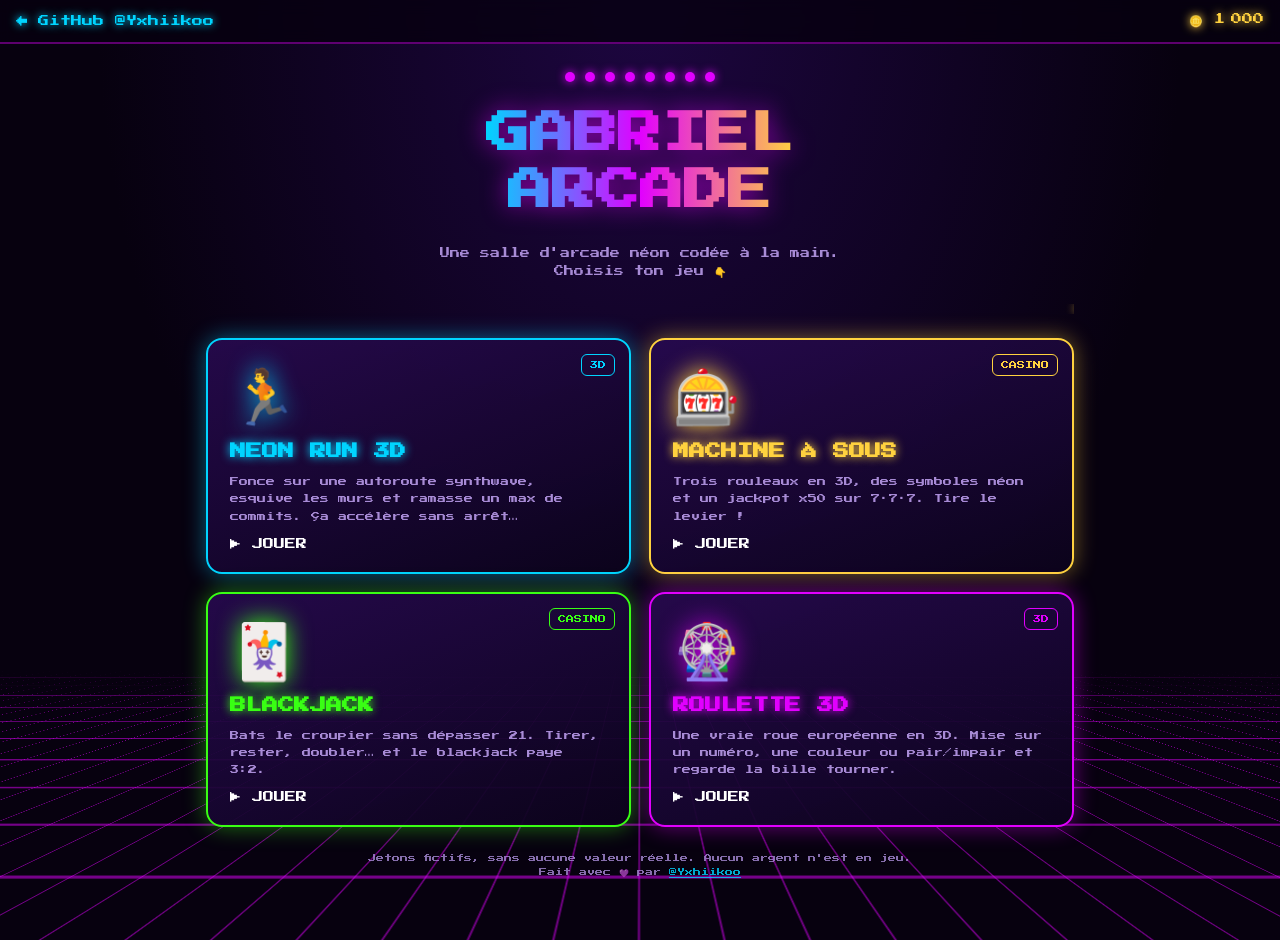
<file: index.html>
<!doctype html>
<html lang="fr">
<head>
<meta charset="utf-8" />
<meta name="viewport" content="width=device-width, initial-scale=1" />
<title>Gabriel Arcade</title>
<meta name="description" content="La salle d'arcade néon de Gabriel (Yxhiikoo) : un runner 3D, une machine à sous, un blackjack et une roulette." />
<link rel="icon" href="data:image/svg+xml,<svg xmlns='http://www.w3.org/2000/svg' viewBox='0 0 16 16'><rect width='16' height='16' rx='3' fill='%237F00FF'/><rect x='4' y='4' width='8' height='8' fill='%2300D4FF'/></svg>" />
<link rel="preconnect" href="https://fonts.googleapis.com" />
<link href="https://fonts.googleapis.com/css2?family=Press+Start+2P&display=swap" rel="stylesheet" />
<link rel="stylesheet" href="casino.css" />
<style>
  .grid { display: grid; grid-template-columns: repeat(auto-fit, minmax(min(100%, 380px), 1fr)); gap: 18px; width: 100%; }
  .card {
    position: relative; display: flex; flex-direction: column; gap: 14px; padding: 22px; border-radius: 16px; text-decoration: none; color: var(--text);
    background: linear-gradient(160deg, rgba(40,10,80,.9), rgba(12,3,28,.95)); border: 2px solid var(--c); overflow: hidden;
    box-shadow: 0 0 22px color-mix(in srgb, var(--c) 45%, transparent); transition: transform .2s, box-shadow .2s;
    transform-style: preserve-3d;
  }
  .card:hover { transform: translateY(-6px) rotateX(4deg); box-shadow: 0 0 40px var(--c); }
  .card .ico { font-size: 54px; filter: drop-shadow(0 0 12px var(--c)); transition: transform .3s; }
  .card:hover .ico { transform: scale(1.15) rotate(-8deg); }
  .card h2 { font-size: 16px; color: var(--c); text-shadow: 0 0 10px var(--c); }
  .card p { font-size: 9px; line-height: 1.9; color: var(--muted); }
  .card .tag { position: absolute; top: 14px; right: 14px; font-size: 8px; padding: 6px 8px; border-radius: 6px; border: 1px solid var(--c); color: var(--c); }
  .card .go { font-size: 11px; color: #fff; margin-top: auto; }
  .marquee { width: 100%; overflow: hidden; white-space: nowrap; font-size: 10px; color: var(--gold); text-shadow: 0 0 8px var(--gold); }
  .marquee span { display: inline-block; padding-left: 100%; animation: scroll 18s linear infinite; }
  @keyframes scroll { to { transform: translateX(-100%); } }
  .lights { display: flex; gap: 10px; justify-content: center; }
  .lights i { width: 10px; height: 10px; border-radius: 50%; background: var(--c); box-shadow: 0 0 10px var(--c); animation: blink 1s infinite; }
  .lights i:nth-child(odd) { animation-delay: .5s; }
  @keyframes blink { 50% { opacity: .2; } }
</style>
</head>
<body>
<div class="topbar">
  <a href="https://github.com/Yxhiikoo" target="_blank" rel="noopener">← GitHub @Yxhiikoo</a>
  <span class="chips" id="chips">🪙 1 000</span>
</div>
<main>
  <div class="lights" style="--c:var(--pink)"><i></i><i></i><i></i><i></i><i></i><i></i><i></i><i></i></div>
  <h1>GABRIEL<br />ARCADE</h1>
  <p class="sub">Une salle d'arcade néon codée à la main.<br />Choisis ton jeu 👇</p>
  <div class="marquee"><span>★ JACKPOT 7·7·7 = x50 ★ BLACKJACK PAYE 3:2 ★ ROULETTE : NUMÉRO PLEIN x36 ★ NEON RUN : BATS TON RECORD ★ 1 000 JETONS OFFERTS ★</span></div>

  <div class="grid">
    <a class="card" href="run.html" style="--c:var(--cyan)">
      <span class="tag">3D</span>
      <span class="ico">🏃</span>
      <h2>NEON RUN 3D</h2>
      <p>Fonce sur une autoroute synthwave, esquive les murs et ramasse un max de commits. Ça accélère sans arrêt…</p>
      <span class="go">▶ JOUER</span>
    </a>
    <a class="card" href="slots.html" style="--c:var(--gold)">
      <span class="tag">CASINO</span>
      <span class="ico">🎰</span>
      <h2>MACHINE À SOUS</h2>
      <p>Trois rouleaux en 3D, des symboles néon et un jackpot x50 sur 7·7·7. Tire le levier !</p>
      <span class="go">▶ JOUER</span>
    </a>
    <a class="card" href="blackjack.html" style="--c:var(--green)">
      <span class="tag">CASINO</span>
      <span class="ico">🃏</span>
      <h2>BLACKJACK</h2>
      <p>Bats le croupier sans dépasser 21. Tirer, rester, doubler… et le blackjack paye 3:2.</p>
      <span class="go">▶ JOUER</span>
    </a>
    <a class="card" href="roulette.html" style="--c:var(--pink)">
      <span class="tag">3D</span>
      <span class="ico">🎡</span>
      <h2>ROULETTE 3D</h2>
      <p>Une vraie roue européenne en 3D. Mise sur un numéro, une couleur ou pair/impair et regarde la bille tourner.</p>
      <span class="go">▶ JOUER</span>
    </a>
  </div>

  <button class="btn gold" id="refill" hidden>🪙 Recharger 1 000 jetons gratuits</button>
  <p class="disclaimer">Jetons fictifs, sans aucune valeur réelle. Aucun argent n'est en jeu.<br />Fait avec 💜 par <a href="https://github.com/Yxhiikoo" style="color:var(--cyan)">@Yxhiikoo</a></p>
</main>
<script type="module" src="chips.js"></script>
</body>
</html>
</file>
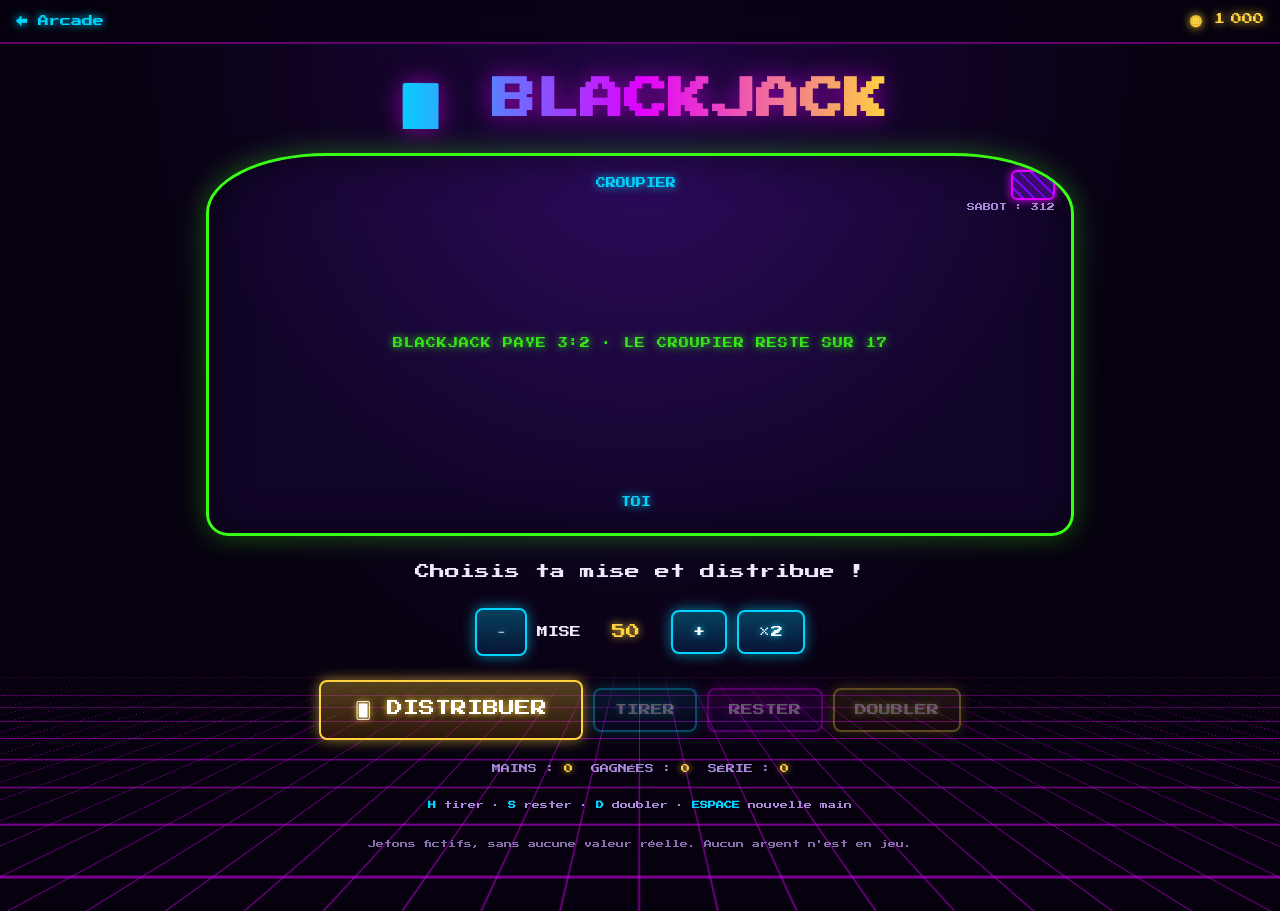
<file: blackjack.html>
<!doctype html>
<html lang="fr">
<head>
<meta charset="utf-8" />
<meta name="viewport" content="width=device-width, initial-scale=1" />
<title>Blackjack néon</title>
<link rel="icon" href="data:image/svg+xml,<svg xmlns='http://www.w3.org/2000/svg' viewBox='0 0 16 16'><text y='14' font-size='14'>🃏</text></svg>" />
<link rel="preconnect" href="https://fonts.googleapis.com" />
<link href="https://fonts.googleapis.com/css2?family=Press+Start+2P&display=swap" rel="stylesheet" />
<link rel="stylesheet" href="casino.css" />
<style>
  .table {
    position: relative; width: 100%; padding: 22px 14px 26px; border-radius: 120px 120px 22px 22px / 60px 60px 22px 22px;
    background: radial-gradient(ellipse at 50% 0%, #2c0a5c, #12052a 70%); border: 3px solid var(--green);
    box-shadow: 0 0 28px rgba(57,255,20,.35), inset 0 0 40px rgba(0,0,0,.6);
    display: flex; flex-direction: column; gap: 18px; overflow: hidden;
  }
  .arc { text-align: center; font-size: clamp(7px, 1.8vw, 10px); color: var(--green); text-shadow: 0 0 8px var(--green); letter-spacing: 1px; line-height: 1.8; opacity: .9; }
  .shoe { position: absolute; top: 14px; right: 16px; font-size: 8px; color: var(--muted); text-align: right; line-height: 1.8; }
  .shoe .box { width: 44px; height: 30px; margin-left: auto; border-radius: 6px; border: 2px solid var(--pink);
    background: repeating-linear-gradient(45deg, #3a0a6e 0 6px, #7F00FF 6px 8px); box-shadow: 0 0 10px var(--pink); }
  .side { display: flex; flex-direction: column; align-items: center; gap: 10px; }
  .label { font-size: 10px; color: var(--cyan); text-shadow: 0 0 8px var(--cyan); }
  .label b { color: #fff; margin-left: 8px; }
  .hand { display: flex; justify-content: center; min-height: calc(var(--cw) * 1.4); --cw: clamp(56px, 15vw, 84px); padding: 0 10px; }
  .hand .card + .card { margin-left: calc(var(--cw) * -0.38); }

  .card { width: var(--cw); height: calc(var(--cw) * 1.4); perspective: 700px; flex: none; animation: deal .45s cubic-bezier(.2,.8,.3,1) both; }
  @keyframes deal { from { transform: translate(60vw, -40vh) rotate(25deg); opacity: 0; } }
  .inner { position: relative; width: 100%; height: 100%; transform-style: preserve-3d; transition: transform .6s cubic-bezier(.3,1.4,.5,1); }
  .card.down .inner { transform: rotateY(180deg); }
  .face, .back { position: absolute; inset: 0; border-radius: 9px; backface-visibility: hidden; -webkit-backface-visibility: hidden; }
  .face {
    background: linear-gradient(160deg, #1b0b33, #0b0418); border: 2px solid var(--c); box-shadow: 0 0 12px var(--c), inset 0 0 12px rgba(0,0,0,.6);
    color: var(--c); font-family: "Segoe UI", system-ui, sans-serif; font-weight: 800;
  }
  .face .tl, .face .br { position: absolute; font-size: calc(var(--cw) * .2); line-height: 1; text-align: center; text-shadow: 0 0 6px var(--c); }
  .face .tl { top: 6px; left: 7px; } .face .br { bottom: 6px; right: 7px; transform: rotate(180deg); }
  .face .mid { position: absolute; inset: 0; display: grid; place-items: center; font-size: calc(var(--cw) * .48); text-shadow: 0 0 14px var(--c); }
  .card.red { --c: var(--red); } .card.black { --c: #EDE6FF; }
  .back { transform: rotateY(180deg); border: 2px solid var(--pink); box-shadow: 0 0 12px var(--pink);
    background: radial-gradient(circle at 50% 50%, rgba(225,0,255,.5), transparent 45%), repeating-linear-gradient(45deg, #2a0754 0 7px, #7F00FF 7px 9px); }
  .back::after { content: "G"; position: absolute; inset: 0; display: grid; place-items: center; font-size: calc(var(--cw) * .32); color: #fff; text-shadow: 0 0 10px var(--pink); }

  .stats { display: flex; gap: 18px; justify-content: center; flex-wrap: wrap; font-size: 9px; color: var(--muted); }
  .stats span { color: var(--gold); text-shadow: 0 0 6px var(--gold); }
  .keys { font-size: 8px; color: var(--muted); text-align: center; line-height: 2; }
  .keys b { color: var(--cyan); }
  .result { font-size: clamp(14px, 4.5vw, 22px); }
</style>
</head>
<body>
<div class="topbar">
  <a href="./">← Arcade</a>
  <span class="chips" id="chips">🪙 1 000</span>
</div>
<main>
  <h1>🃏 BLACKJACK</h1>

  <div class="table">
    <div class="shoe"><div class="box"></div>SABOT : <span id="shoe">312</span></div>
    <div class="side">
      <div class="label">CROUPIER <b id="dTotal"></b></div>
      <div class="hand" id="dealer"></div>
    </div>
    <div class="arc">BLACKJACK PAYE 3:2 · LE CROUPIER RESTE SUR 17</div>
    <div class="side">
      <div class="hand" id="player"></div>
      <div class="label">TOI <b id="pTotal"></b></div>
    </div>
  </div>

  <div class="msg" id="msg">Choisis ta mise et distribue !</div>

  <div class="row" id="betRow">
    <div class="bet" id="bet">
      <button class="btn cyan" data-d="-">−</button>
      <span>MISE</span><output>50</output>
      <button class="btn cyan" data-d="+">+</button>
      <button class="btn cyan" data-d="x2">×2</button>
    </div>
  </div>
  <div class="row">
    <button class="btn big gold" id="deal">🂠 DISTRIBUER</button>
    <button class="btn cyan" id="hit" disabled>TIRER</button>
    <button class="btn" id="stand" disabled>RESTER</button>
    <button class="btn gold" id="double" disabled>DOUBLER</button>
  </div>
  <button class="btn gold" id="refill" hidden>🪙 Recharger 1 000 jetons gratuits</button>

  <div class="stats">
    <div>MAINS : <span id="sHands">0</span></div>
    <div>GAGNÉES : <span id="sWins">0</span></div>
    <div>SÉRIE : <span id="sStreak">0</span></div>
  </div>
  <p class="keys"><b>H</b> tirer · <b>S</b> rester · <b>D</b> doubler · <b>ESPACE</b> nouvelle main</p>
  <p class="disclaimer">Jetons fictifs, sans aucune valeur réelle. Aucun argent n'est en jeu.</p>
</main>

<script type="module">
import { chips, confetti, beep, jingle, betControl } from "./chips.js";

const SUITS = [["♠", "black"], ["♥", "red"], ["♦", "red"], ["♣", "black"]];
const RANKS = ["A", "2", "3", "4", "5", "6", "7", "8", "9", "10", "J", "Q", "K"];
const DECKS = 6;
const $ = (id) => document.getElementById(id);
const bet = betControl($("bet"), { min: 10, step: 10, initial: 50 });
const wait = (ms) => new Promise((r) => setTimeout(r, ms));

let shoe = [], dealer = [], player = [], stake = 0, phase = "bet";
const stats = { hands: 0, wins: 0, streak: 0 };

function newShoe() {
  shoe = [];
  for (let d = 0; d < DECKS; d++) for (const [s, color] of SUITS) for (const r of RANKS) shoe.push({ r, s, color });
  for (let i = shoe.length - 1; i > 0; i--) { const j = Math.floor(Math.random() * (i + 1)); [shoe[i], shoe[j]] = [shoe[j], shoe[i]]; }
}
const value = (c) => (c.r === "A" ? 1 : ["J", "Q", "K"].includes(c.r) ? 10 : +c.r);
function totals(hand) {
  let hard = 0, aces = 0;
  for (const c of hand) { if (c.down) continue; hard += value(c); if (c.r === "A") aces++; }
  const soft = aces && hard + 10 <= 21 ? hard + 10 : hard;
  return { best: soft, soft: soft !== hard, hard };
}
const fmt = (hand) => { const t = totals(hand); return t.soft && t.best !== 21 ? `${t.hard}/${t.best}` : `${t.best}`; };
const isBJ = (hand) => hand.length === 2 && totals(hand).best === 21;

function cardEl(c) {
  const el = document.createElement("div");
  el.className = `card ${c.color}${c.down ? " down" : ""}`;
  el.innerHTML = `<div class="inner"><div class="face"><div class="tl">${c.r}<br>${c.s}</div><div class="mid">${c.s}</div><div class="br">${c.r}<br>${c.s}</div></div><div class="back"></div></div>`;
  c.el = el;
  return el;
}
async function draw(hand, target, down = false) {
  if (!shoe.length) newShoe();
  const c = { ...shoe.pop(), down };
  hand.push(c);
  $(target).appendChild(cardEl(c));
  $("shoe").textContent = shoe.length;
  beep(down ? 300 : 500 + Math.random() * 200, 0.05, "triangle");
  render();
  await wait(380);
  return c;
}
function render() {
  $("pTotal").textContent = player.length ? fmt(player) : "";
  $("dTotal").textContent = dealer.length ? fmt(dealer) + (dealer.some((c) => c.down) ? " + ?" : "") : "";
}
function buttons() {
  const play = phase === "play";
  $("hit").disabled = !play; $("stand").disabled = !play;
  $("double").disabled = !(play && player.length === 2 && chips.get() >= stake);
  $("deal").disabled = phase !== "bet";
  $("betRow").style.opacity = phase === "bet" ? 1 : 0.4;
}
function say(html) { $("msg").innerHTML = html; }

async function deal() {
  if (phase !== "bet") return;
  const b = bet.get();
  if (!chips.take(b)) { say('<span class="lose">Pas assez de jetons 😢</span>'); return; }
  stake = b; phase = "dealing"; buttons();
  if (shoe.length < DECKS * 52 * 0.25) { newShoe(); say("🔀 Nouveau sabot mélangé !"); await wait(500); }
  dealer = []; player = [];
  $("dealer").innerHTML = ""; $("player").innerHTML = "";
  say("Distribution…");
  await draw(player, "player"); await draw(dealer, "dealer");
  await draw(player, "player"); await draw(dealer, "dealer", true);

  const pBJ = isBJ(player);
  const dBJ = isBJ(dealer.map((c) => ({ ...c, down: false })));
  if (pBJ || dBJ) { await reveal(); return finish(pBJ && dBJ ? "push" : pBJ ? "bj" : "lose"); }
  phase = "play"; buttons();
  say("Tirer ou rester ?");
}

async function reveal() {
  const hole = dealer.find((c) => c.down);
  if (hole) { hole.down = false; hole.el.classList.remove("down"); beep(650, 0.06, "triangle"); render(); await wait(500); }
}

async function hit() {
  if (phase !== "play") return;
  phase = "busy"; buttons();
  await draw(player, "player");
  const t = totals(player).best;
  if (t > 21) { await reveal(); return finish("bust"); }
  if (t === 21) return stand();
  phase = "play"; buttons();
}

async function stand() {
  if (phase !== "play" && phase !== "busy") return;
  phase = "dealer"; buttons();
  await reveal();
  while (totals(dealer).best < 17) await draw(dealer, "dealer");
  const d = totals(dealer).best, p = totals(player).best;
  finish(d > 21 ? "dbust" : p > d ? "win" : p < d ? "lose" : "push");
}

async function doubleDown() {
  if (phase !== "play" || player.length !== 2 || !chips.take(stake)) return;
  stake *= 2; phase = "busy"; buttons();
  say(`Mise doublée : ${stake} 🪙`);
  await draw(player, "player");
  if (totals(player).best > 21) { await reveal(); return finish("bust"); }
  stand();
}

function finish(kind) {
  const pay = { bj: Math.floor(stake * 2.5), win: stake * 2, dbust: stake * 2, push: stake, lose: 0, bust: 0 }[kind];
  if (pay) chips.add(pay);
  const net = pay - stake;
  const texts = {
    bj: `<span class="win result">🂡 BLACKJACK ! +${net} 🪙</span>`,
    win: `<span class="win result">GAGNÉ ! +${net} 🪙</span>`,
    dbust: `<span class="win result">Le croupier saute ! +${net} 🪙</span>`,
    push: `<span class="result">Égalité, mise rendue 🤝</span>`,
    lose: `<span class="lose result">Le croupier gagne… −${stake} 🪙</span>`,
    bust: `<span class="lose result">Tu sautes ! (${totals(player).best}) −${stake} 🪙</span>`,
  };
  say(texts[kind] + '<br><small style="font-size:9px;color:var(--muted)">ESPACE pour rejouer</small>');
  stats.hands++;
  if (net > 0) { stats.wins++; stats.streak = Math.max(1, stats.streak + 1); confetti(kind === "bj" ? 140 : 60); jingle(); }
  else if (net < 0) { stats.streak = Math.min(-1, stats.streak - 1); beep(180, 0.3, "sawtooth", 0.06); }
  $("sHands").textContent = stats.hands; $("sWins").textContent = stats.wins;
  $("sStreak").textContent = stats.streak > 0 ? `🔥 ${stats.streak}` : stats.streak < 0 ? `❄️ ${-stats.streak}` : "0";
  phase = "bet"; bet.refresh(); buttons();
}

$("deal").onclick = deal;
$("hit").onclick = hit;
$("stand").onclick = stand;
$("double").onclick = doubleDown;
addEventListener("keydown", (e) => {
  const k = e.key.toLowerCase();
  if (k === "h") hit();
  else if (k === "s") stand();
  else if (k === "d") doubleDown();
  else if (e.code === "Space" || k === "enter") { e.preventDefault(); deal(); }
});

newShoe();
$("shoe").textContent = shoe.length;
buttons();
</script>
</body>
</html>
</file>
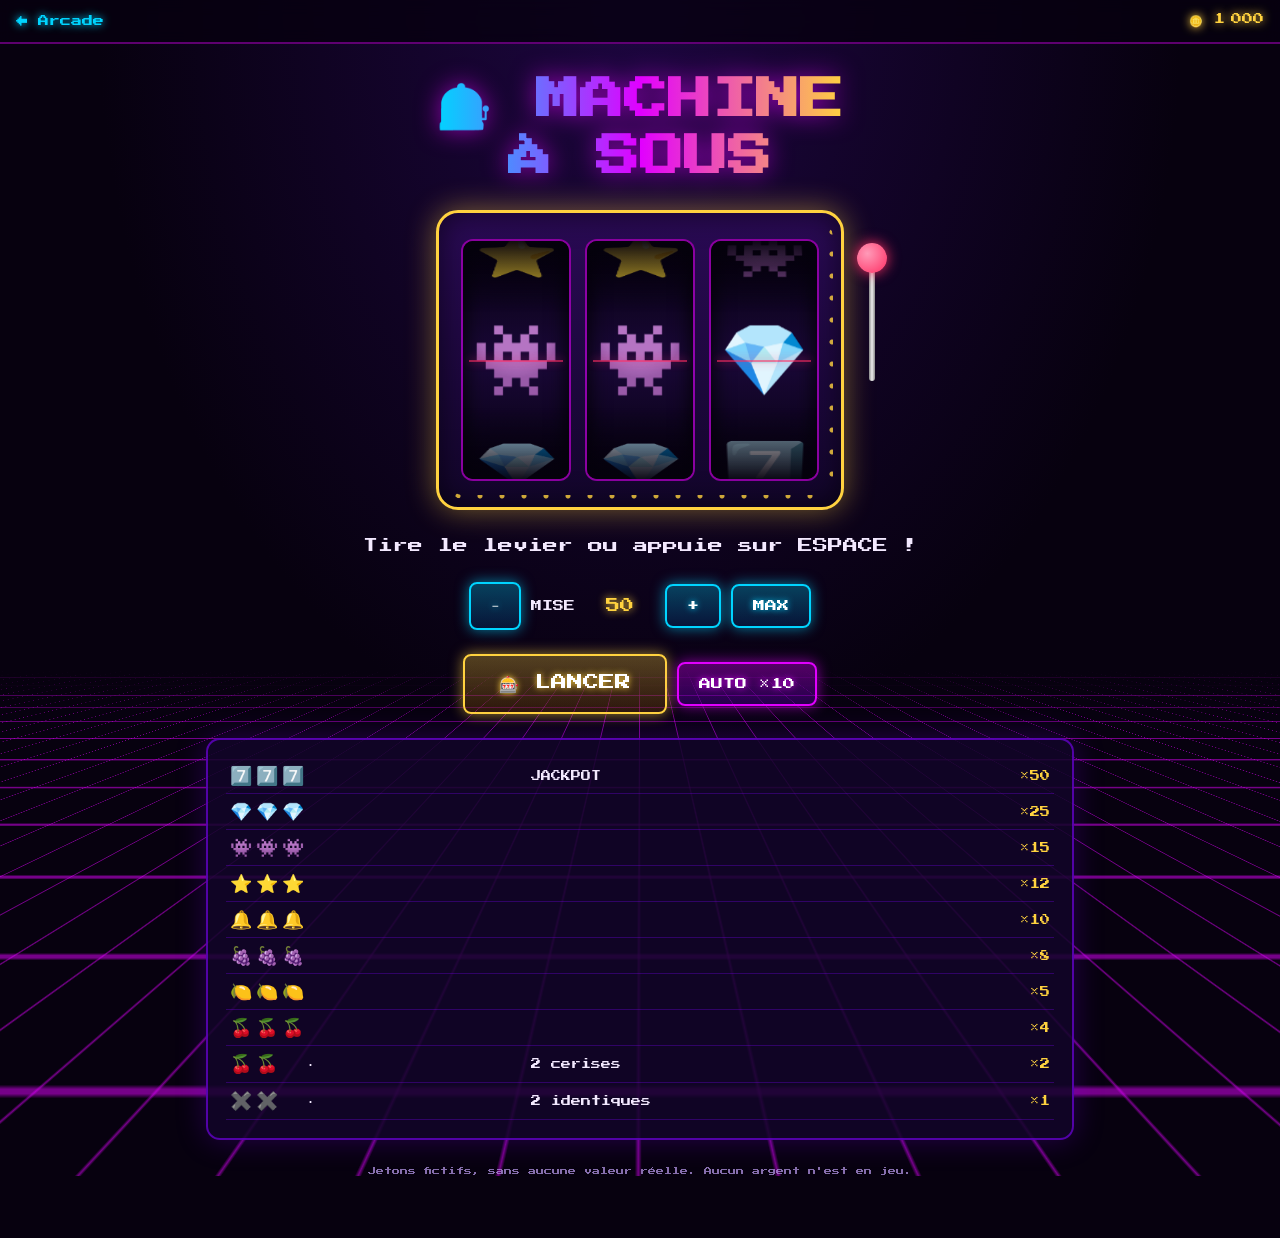
<file: slots.html>
<!doctype html>
<html lang="fr">
<head>
<meta charset="utf-8" />
<meta name="viewport" content="width=device-width, initial-scale=1" />
<title>Machine à sous néon</title>
<link rel="icon" href="data:image/svg+xml,<svg xmlns='http://www.w3.org/2000/svg' viewBox='0 0 16 16'><text y='14' font-size='14'>🎰</text></svg>" />
<link rel="preconnect" href="https://fonts.googleapis.com" />
<link href="https://fonts.googleapis.com/css2?family=Press+Start+2P&display=swap" rel="stylesheet" />
<link rel="stylesheet" href="casino.css" />
<style>
  .machine {
    position: relative; display: flex; gap: 14px; padding: 26px 22px; border-radius: 22px;
    background: linear-gradient(180deg, #2a0a55, #12052a); border: 3px solid var(--gold);
    box-shadow: 0 0 30px rgba(255,210,63,.45), inset 0 0 30px rgba(0,0,0,.6);
  }
  .machine::before { /* ampoules */
    content: ""; position: absolute; inset: 8px; border-radius: 16px; pointer-events: none;
    background: radial-gradient(circle, var(--gold) 2px, transparent 3px) 0 0 / 22px 22px;
    mask: linear-gradient(#000 0 0) content-box exclude, linear-gradient(#000 0 0); padding: 4px;
    animation: bulbs .6s steps(2) infinite; opacity: .8;
  }
  @keyframes bulbs { 50% { background-position: 11px 0; } }
  .window {
    --size: clamp(78px, 22vw, 110px);
    width: var(--size); height: calc(var(--size) * 2.2); perspective: 900px; position: relative; overflow: hidden;
    border-radius: 12px; background: linear-gradient(180deg, #05010d, #1a0838 50%, #05010d); border: 2px solid rgba(225,0,255,.6);
    box-shadow: inset 0 0 22px #000;
  }
  .window::after { content: ""; position: absolute; inset: 0; pointer-events: none;
    background: linear-gradient(180deg, rgba(5,1,13,.95), transparent 30%, transparent 70%, rgba(5,1,13,.95)); }
  .window.hit { border-color: var(--green); box-shadow: inset 0 0 22px #000, 0 0 24px var(--green); }
  .reel {
    position: absolute; left: 0; right: 0; top: calc(50% - var(--size) / 2); height: var(--size);
    transform-style: preserve-3d; transition: transform 2.2s cubic-bezier(.15,.85,.25,1.02);
  }
  .face {
    position: absolute; inset: 0; display: grid; place-items: center; font-size: calc(var(--size) * .55);
    backface-visibility: hidden; font-family: "Segoe UI Emoji", "Apple Color Emoji", "Noto Color Emoji", sans-serif;
  }
  .payline { position: absolute; left: 6px; right: 6px; top: 50%; height: 2px; background: var(--red); box-shadow: 0 0 10px var(--red); opacity: .6; z-index: 2; pointer-events: none; }

  .lever { position: absolute; right: -46px; top: 30px; width: 30px; height: 150px; cursor: pointer; }
  .lever .stick { position: absolute; left: 12px; top: 18px; width: 6px; height: 120px; background: linear-gradient(90deg, #888, #eee, #888); border-radius: 3px; transform-origin: bottom center; transition: transform .25s; }
  .lever .ball { position: absolute; left: 0; top: 0; width: 30px; height: 30px; border-radius: 50%; background: radial-gradient(circle at 35% 35%, #ff9ab8, var(--red)); box-shadow: 0 0 14px var(--red); transition: transform .25s; }
  .lever.pull .stick { transform: scaleY(.25); }
  .lever.pull .ball { transform: translateY(90px); }

  table.pay { width: 100%; border-collapse: collapse; font-size: 10px; }
  .pay td { padding: 7px 4px; border-bottom: 1px solid rgba(127,0,255,.3); }
  .pay td:last-child { text-align: right; color: var(--gold); }
  .pay .sym { font-family: "Segoe UI Emoji", "Apple Color Emoji", "Noto Color Emoji", sans-serif; font-size: 18px; letter-spacing: 4px; }
  .jackpot { font-size: clamp(18px, 6vw, 34px); color: var(--gold); text-shadow: 0 0 20px var(--gold); animation: bump .5s 4; }
  @media (max-width: 520px) { .lever { display: none; } .machine { gap: 8px; padding: 20px 12px; } }
</style>
</head>
<body>
<div class="topbar">
  <a href="./">← Arcade</a>
  <span class="chips" id="chips">🪙 1 000</span>
</div>
<main>
  <h1>🎰 MACHINE<br />À SOUS</h1>

  <div class="machine">
    <div class="window"><div class="payline"></div><div class="reel"></div></div>
    <div class="window"><div class="payline"></div><div class="reel"></div></div>
    <div class="window"><div class="payline"></div><div class="reel"></div></div>
    <div class="lever" id="lever" title="Tirer le levier"><div class="stick"></div><div class="ball"></div></div>
  </div>

  <div class="msg" id="msg">Tire le levier ou appuie sur ESPACE !</div>

  <div class="row">
    <div class="bet" id="bet">
      <button class="btn cyan" data-d="-">−</button>
      <span>MISE</span><output>50</output>
      <button class="btn cyan" data-d="+">+</button>
      <button class="btn cyan" data-d="max">MAX</button>
    </div>
  </div>
  <div class="row">
    <button class="btn big gold" id="spin">🎰 LANCER</button>
    <button class="btn" id="auto">AUTO ×10</button>
  </div>
  <button class="btn gold" id="refill" hidden>🪙 Recharger 1 000 jetons gratuits</button>

  <div class="panel">
    <table class="pay">
      <tr><td class="sym">7️⃣7️⃣7️⃣</td><td>JACKPOT</td><td>×50</td></tr>
      <tr><td class="sym">💎💎💎</td><td></td><td>×25</td></tr>
      <tr><td class="sym">👾👾👾</td><td></td><td>×15</td></tr>
      <tr><td class="sym">⭐⭐⭐</td><td></td><td>×12</td></tr>
      <tr><td class="sym">🔔🔔🔔</td><td></td><td>×10</td></tr>
      <tr><td class="sym">🍇🍇🍇</td><td></td><td>×8</td></tr>
      <tr><td class="sym">🍋🍋🍋</td><td></td><td>×5</td></tr>
      <tr><td class="sym">🍒🍒🍒</td><td></td><td>×4</td></tr>
      <tr><td class="sym">🍒🍒 ·</td><td>2 cerises</td><td>×2</td></tr>
      <tr><td class="sym">✖✖ ·</td><td>2 identiques</td><td>×1</td></tr>
    </table>
  </div>
  <p class="disclaimer">Jetons fictifs, sans aucune valeur réelle. Aucun argent n'est en jeu.</p>
</main>

<script type="module">
import { chips, confetti, beep, jingle, betControl } from "./chips.js";

const SYMS = ["7️⃣", "💎", "👾", "⭐", "🔔", "🍇", "🍋", "🍒"];
const WEIGHTS = [1, 2, 3, 4, 5, 6, 7, 8];          // le 7 est le plus rare
const PAY = { "7️⃣": 50, "💎": 25, "👾": 15, "⭐": 12, "🔔": 10, "🍇": 8, "🍋": 5, "🍒": 4 };
const N = SYMS.length, STEP = 360 / N;

const windows = [...document.querySelectorAll(".window")];
const reels = windows.map((w) => w.querySelector(".reel"));
const angles = [0, 0, 0];
const bet = betControl(document.getElementById("bet"), { min: 10, step: 10, initial: 50 });
const msg = document.getElementById("msg");
let spinning = false, autoLeft = 0;

function build() {
  const size = windows[0].getBoundingClientRect().width;
  const r = size / 2 / Math.tan(Math.PI / N);
  reels.forEach((reel, i) => {
    reel.innerHTML = "";
    SYMS.forEach((s, k) => {
      const f = document.createElement("div");
      f.className = "face"; f.textContent = s;
      f.style.transform = `rotateX(${k * STEP}deg) translateZ(${r}px)`;
      reel.appendChild(f);
    });
    // position de départ aléatoire
    if (!angles[i]) { angles[i] = -Math.floor(Math.random() * N) * STEP; }
    reel.style.transition = "none";
    reel.style.transform = `rotateX(${angles[i]}deg)`;
    void reel.offsetWidth; reel.style.transition = "";
  });
}

function pick() {
  const total = WEIGHTS.reduce((a, b) => a + b, 0);
  let x = Math.random() * total;
  for (let i = 0; i < N; i++) { x -= WEIGHTS[i]; if (x < 0) return i; }
  return N - 1;
}

function payout(r) {
  const s = r.map((k) => SYMS[k]);
  if (s[0] === s[1] && s[1] === s[2]) return { mult: PAY[s[0]], hit: [0, 1, 2] };
  const cherries = s.map((x, i) => (x === "🍒" ? i : -1)).filter((i) => i >= 0);
  if (cherries.length === 2) return { mult: 2, hit: cherries };
  for (const [a, b] of [[0, 1], [1, 2], [0, 2]]) if (s[a] === s[b]) return { mult: 1, hit: [a, b] };
  return { mult: 0, hit: [] };
}

function spin() {
  if (spinning) return;
  const b = bet.get();
  if (!chips.take(b)) { msg.innerHTML = '<span class="lose">Pas assez de jetons 😢</span>'; autoLeft = 0; return; }
  spinning = true; document.getElementById("spin").disabled = true;
  windows.forEach((w) => w.classList.remove("hit"));
  msg.textContent = "Ça tourne…";
  const lever = document.getElementById("lever");
  lever.classList.add("pull"); setTimeout(() => lever.classList.remove("pull"), 350);

  const res = [pick(), pick(), pick()];
  reels.forEach((reel, i) => {
    const base = angles[i] - 360 * (3 + i);
    const m = (((base + res[i] * STEP) % 360) + 360) % 360;
    angles[i] = base - m;
    reel.style.transitionDuration = 1.6 + i * 0.5 + "s";
    reel.style.transform = `rotateX(${angles[i]}deg)`;
    setTimeout(() => beep(300 + i * 120, 0.08, "square"), (1.6 + i * 0.5) * 1000 - 100);
  });
  const ticker = setInterval(() => beep(800 + Math.random() * 400, 0.015, "square", 0.02), 70);

  setTimeout(() => {
    clearInterval(ticker);
    const { mult, hit } = payout(res);
    hit.forEach((i) => windows[i].classList.add("hit"));
    if (mult > 0) {
      const gain = Math.floor(b * mult);
      chips.add(gain);
      if (mult >= 25) { msg.innerHTML = `<div class="jackpot">💥 JACKPOT ! +${gain} 💥</div>`; confetti(160); jingle(); setTimeout(jingle, 450); }
      else if (mult >= 4) { msg.innerHTML = `<span class="win">GAGNÉ ! ×${mult} → +${gain} 🪙</span>`; confetti(60); jingle(); }
      else { msg.innerHTML = `<span class="win">+${gain} 🪙 (×${mult})</span>`; beep(880, 0.1); }
    } else {
      msg.innerHTML = '<span class="lose">Perdu… retente ta chance !</span>';
    }
    spinning = false; document.getElementById("spin").disabled = false; bet.refresh();
    if (autoLeft > 0) { autoLeft--; document.getElementById("auto").textContent = autoLeft ? `STOP (${autoLeft})` : "AUTO ×10"; if (autoLeft) setTimeout(spin, 700); }
  }, (1.6 + 2 * 0.5) * 1000 + 150);
}

document.getElementById("spin").onclick = spin;
document.getElementById("lever").onclick = spin;
document.getElementById("auto").onclick = (e) => {
  if (autoLeft) { autoLeft = 0; e.target.textContent = "AUTO ×10"; return; }
  autoLeft = 10; e.target.textContent = `STOP (${autoLeft})`; spin();
};
addEventListener("keydown", (e) => { if (e.code === "Space") { e.preventDefault(); spin(); } });
addEventListener("resize", build);
build();
</script>
</body>
</html>
</file>
<file: casino.css>
:root {
  --bg: #07010f; --panel: #12052a; --violet: #7F00FF; --pink: #E100FF; --cyan: #00D4FF;
  --green: #39FF14; --gold: #FFD23F; --red: #FF2E63; --text: #F3E9FF; --muted: #A88BD6;
}
* { box-sizing: border-box; margin: 0; padding: 0; }
html, body { min-height: 100%; }
body {
  background: radial-gradient(ellipse at top, #1d0640 0%, var(--bg) 60%) fixed, var(--bg);
  color: var(--text); font-family: "Press Start 2P", monospace; overflow-x: hidden;
  -webkit-tap-highlight-color: transparent;
}
body::before { /* grille synthwave */
  content: ""; position: fixed; inset: 55% -50% -10% -50%; z-index: -1; pointer-events: none;
  background:
    linear-gradient(transparent 0 95%, rgba(225,0,255,.5) 95%) 0 0 / 100% 40px,
    linear-gradient(90deg, transparent 0 97%, rgba(225,0,255,.5) 97%) 0 0 / 40px 100%;
  transform: perspective(300px) rotateX(60deg); animation: gridmove 1.2s linear infinite;
  mask-image: linear-gradient(transparent, #000 40%);
}
@keyframes gridmove { to { background-position: 0 40px, 0 0; } }

.topbar {
  position: sticky; top: 0; z-index: 10; display: flex; align-items: center; justify-content: space-between;
  gap: 12px; padding: 14px 16px; background: rgba(7,1,15,.8); backdrop-filter: blur(8px);
  border-bottom: 2px solid rgba(225,0,255,.4); font-size: 11px;
}
.topbar a { color: var(--cyan); text-decoration: none; text-shadow: 0 0 8px var(--cyan); }
.chips { color: var(--gold); text-shadow: 0 0 10px var(--gold); white-space: nowrap; }
.chips.bump { animation: bump .4s; }
@keyframes bump { 50% { transform: scale(1.25); } }

main { max-width: 900px; margin: 0 auto; padding: 28px 16px 60px; display: flex; flex-direction: column; align-items: center; gap: 24px; }
h1 {
  font-size: clamp(22px, 6vw, 44px); text-align: center; line-height: 1.3;
  background: linear-gradient(90deg, var(--cyan), var(--pink), var(--gold)); -webkit-background-clip: text; background-clip: text; color: transparent;
  filter: drop-shadow(0 0 12px rgba(225,0,255,.6));
}
.sub { font-size: 10px; color: var(--muted); text-align: center; line-height: 1.8; }

.btn {
  font-family: inherit; font-size: 12px; color: #fff; cursor: pointer; padding: 14px 20px; border-radius: 8px;
  background: linear-gradient(180deg, rgba(225,0,255,.35), rgba(127,0,255,.25));
  border: 2px solid var(--pink); box-shadow: 0 0 14px rgba(225,0,255,.6); text-shadow: 0 0 6px var(--pink);
  transition: transform .1s, box-shadow .2s;
}
.btn:hover:not(:disabled) { box-shadow: 0 0 24px var(--pink); transform: translateY(-2px); }
.btn:active:not(:disabled) { transform: translateY(1px); }
.btn:disabled { opacity: .35; cursor: not-allowed; }
.btn.cyan { border-color: var(--cyan); box-shadow: 0 0 14px rgba(0,212,255,.6); background: linear-gradient(180deg, rgba(0,212,255,.3), rgba(0,80,160,.25)); text-shadow: 0 0 6px var(--cyan); }
.btn.gold { border-color: var(--gold); box-shadow: 0 0 14px rgba(255,210,63,.6); background: linear-gradient(180deg, rgba(255,210,63,.3), rgba(160,90,0,.25)); text-shadow: 0 0 6px var(--gold); }
.btn.big { font-size: 16px; padding: 18px 34px; }
.row { display: flex; flex-wrap: wrap; gap: 10px; justify-content: center; align-items: center; }

.panel { background: rgba(18,5,42,.85); border: 2px solid rgba(127,0,255,.6); border-radius: 14px; padding: 18px; box-shadow: 0 0 30px rgba(127,0,255,.25); width: 100%; }
.bet { display: flex; align-items: center; gap: 10px; font-size: 11px; }
.bet output { min-width: 70px; text-align: center; color: var(--gold); font-size: 14px; text-shadow: 0 0 8px var(--gold); }
.msg { min-height: 1.6em; font-size: clamp(11px, 3vw, 15px); text-align: center; line-height: 1.6; }
.win { color: var(--green); text-shadow: 0 0 10px var(--green); }
.lose { color: var(--red); text-shadow: 0 0 10px var(--red); }
.disclaimer { font-size: 8px; color: var(--muted); text-align: center; line-height: 1.8; opacity: .8; }

.confetti { position: fixed; top: -20px; width: 10px; height: 14px; z-index: 50; pointer-events: none; animation: fall linear forwards; }
@keyframes fall { to { transform: translateY(110vh) rotate(720deg); } }
</file>
